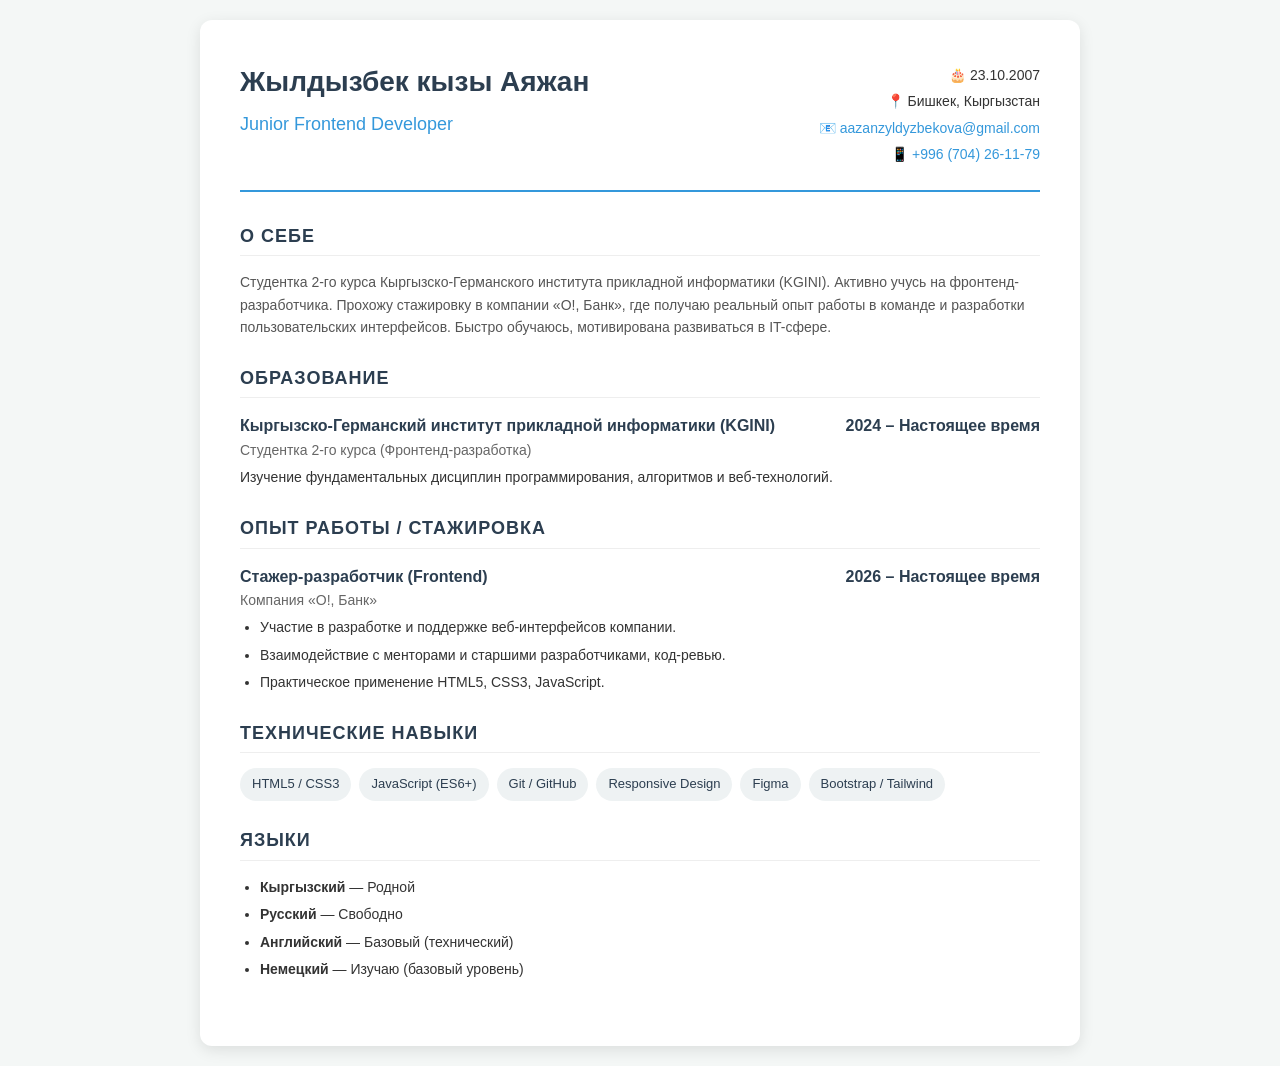
<file: index.html>
<!DOCTYPE html>
<html lang="ru">
<head>
    <meta charset="UTF-8">
    <meta name="viewport" content="width=device-width, initial-scale=1.0">
    <title>Резюме - Жылдызбек кызы Аяжан</title>
    <link rel="stylesheet" href="style.css">
</head>
<body>

    <div class="resume-container">
        <!-- Шапка резюме -->
        <header>
            <div class="header-info">
                <h1>Жылдызбек кызы Аяжан</h1>
                <h2>Junior Frontend Developer</h2>
            </div>
            <div class="contacts">
                <p>🎂 23.10.2007</p>
                <p>📍 Бишкек, Кыргызстан</p>
                <p>📧 <a href="mailto:aazanzyldyzbekova@gmail.com">aazanzyldyzbekova@gmail.com</a></p>
                <p>📱 <a href="tel:+996704261179">+996 (704) 26-11-79</a></p>
            </div>
        </header>

        <!-- О себе -->
        <section>
            <h3>О себе</h3>
            <p class="about-text">
                Студентка 2-го курса Кыргызско-Германского института прикладной информатики (KGINI). Активно учусь на фронтенд-разработчика. Прохожу стажировку в компании «О!, Банк», где получаю реальный опыт работы в команде и разработки пользовательских интерфейсов. Быстро обучаюсь, мотивирована развиваться в IT-сфере.
            </p>
        </section>

        <!-- Образование -->
        <section>
            <h3>Образование</h3>
            <div class="item">
                <div class="item-header">
                    <span>Кыргызско-Германский институт прикладной информатики (KGINI)</span>
                    <span>2024 – Настоящее время</span>
                </div>
                <div class="item-subheader">Студентка 2-го курса (Фронтенд-разработка)</div>
                <p class="item-desc">Изучение фундаментальных дисциплин программирования, алгоритмов и веб-технологий.</p>
            </div>
        </section>

        <!-- Опыт работы / Стажировка -->
        <section>
            <h3>Опыт работы / Стажировка</h3>
            <div class="item">
                <div class="item-header">
                    <span>Стажер-разработчик (Frontend)</span>
                    <span>2026 – Настоящее время</span>
                </div>
                <div class="item-subheader">Компания «О!, Банк»</div>
                <ul>
                    <li>Участие в разработке и поддержке веб-интерфейсов компании.</li>
                    <li>Взаимодействие с менторами и старшими разработчиками, код-ревью.</li>
                    <li>Практическое применение HTML5, CSS3, JavaScript.</li>
                </ul>
            </div>
        </section>

        <!-- Навыки -->
        <section>
            <h3>Технические навыки</h3>
            <ul class="skills-list">
                <li>HTML5 / CSS3</li>
                <li>JavaScript (ES6+)</li>
                <li>Git / GitHub</li>
                <li>Responsive Design</li>
                <li>Figma</li>
                <li>Bootstrap / Tailwind</li>
            </ul>
        </section>

        <!-- Языки -->
        <section>
            <h3>Языки</h3>
            <ul class="languages-list">
                <li><strong>Кыргызский</strong> — Родной</li>
                <li><strong>Русский</strong> — Свободно</li>
                <li><strong>Английский</strong> — Базовый (технический)</li>
                <li><strong>Немецкий</strong> — Изучаю (базовый уровень)</li>
            </ul>
        </section>
    </div>

</body>
</html>
</file>
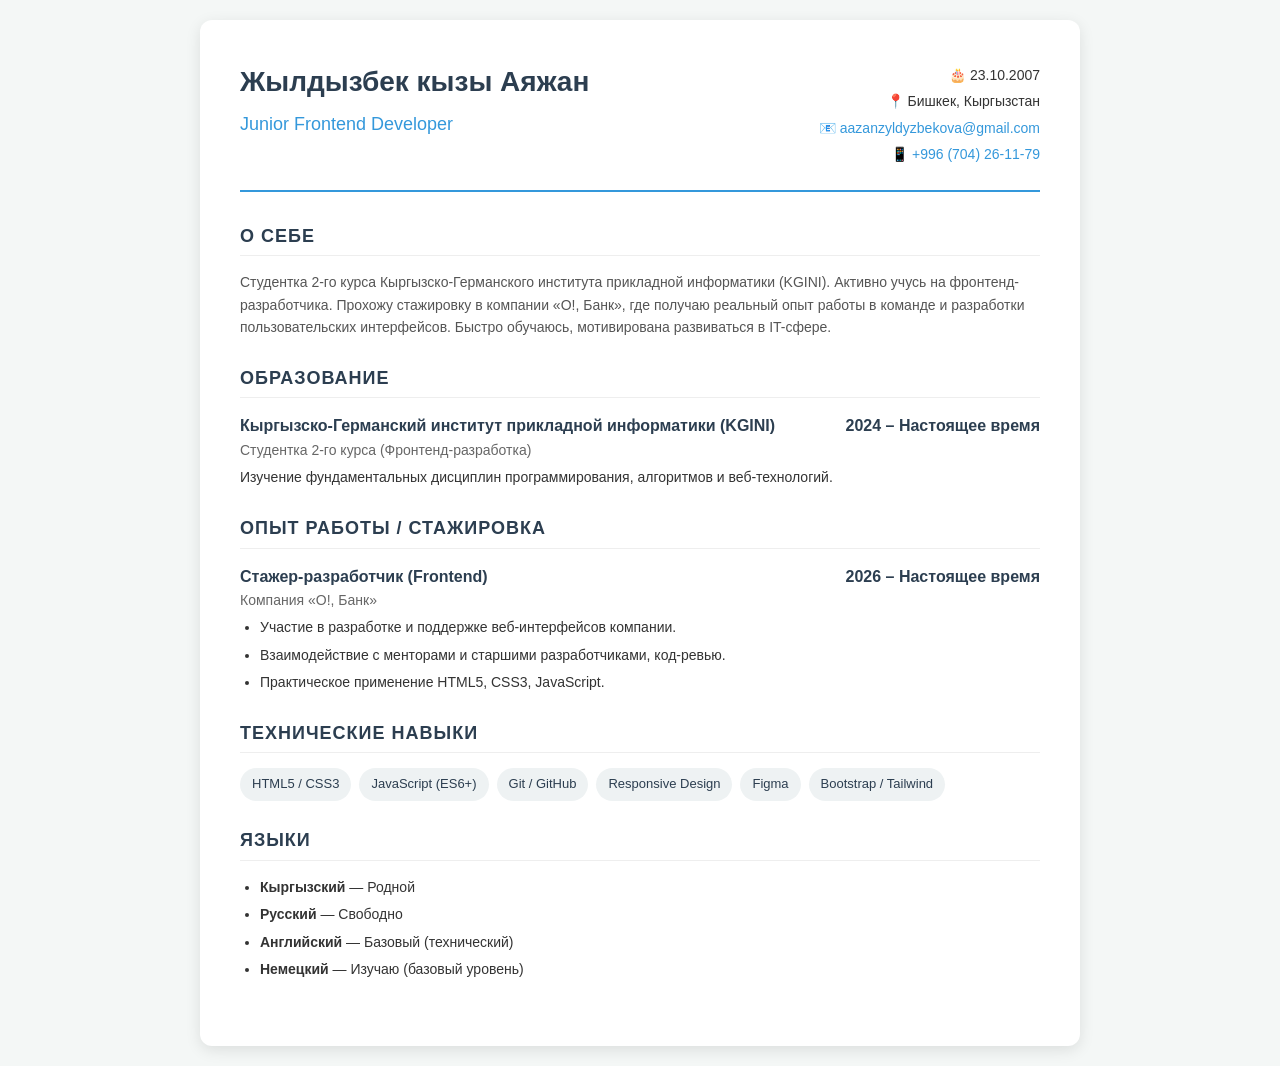
<file: дз 1/index.html>
<!DOCTYPE html>
<html lang="ru">
<head>
    <meta charset="UTF-8">
    <meta name="viewport" content="width=device-width, initial-scale=1.0">
    <title>Резюме - Жылдызбек кызы Аяжан</title>
    <link rel="stylesheet" href="style.css">
</head>
<body>

    <div class="resume-container">
        <!-- Шапка резюме -->
        <header>
            <div class="header-info">
                <h1>Жылдызбек кызы Аяжан</h1>
                <h2>Junior Frontend Developer</h2>
            </div>
            <div class="contacts">
                <p>🎂 23.10.2007</p>
                <p>📍 Бишкек, Кыргызстан</p>
                <p>📧 <a href="mailto:aazanzyldyzbekova@gmail.com">aazanzyldyzbekova@gmail.com</a></p>
                <p>📱 <a href="tel:+996704261179">+996 (704) 26-11-79</a></p>
            </div>
        </header>

        <!-- О себе -->
        <section>
            <h3>О себе</h3>
            <p class="about-text">
                Студентка 2-го курса Кыргызско-Германского института прикладной информатики (KGINI). Активно учусь на фронтенд-разработчика. Прохожу стажировку в компании «О!, Банк», где получаю реальный опыт работы в команде и разработки пользовательских интерфейсов. Быстро обучаюсь, мотивирована развиваться в IT-сфере.
            </p>
        </section>

        <!-- Образование -->
        <section>
            <h3>Образование</h3>
            <div class="item">
                <div class="item-header">
                    <span>Кыргызско-Германский институт прикладной информатики (KGINI)</span>
                    <span>2024 – Настоящее время</span>
                </div>
                <div class="item-subheader">Студентка 2-го курса (Фронтенд-разработка)</div>
                <p class="item-desc">Изучение фундаментальных дисциплин программирования, алгоритмов и веб-технологий.</p>
            </div>
        </section>

        <!-- Опыт работы / Стажировка -->
        <section>
            <h3>Опыт работы / Стажировка</h3>
            <div class="item">
                <div class="item-header">
                    <span>Стажер-разработчик (Frontend)</span>
                    <span>2026 – Настоящее время</span>
                </div>
                <div class="item-subheader">Компания «О!, Банк»</div>
                <ul>
                    <li>Участие в разработке и поддержке веб-интерфейсов компании.</li>
                    <li>Взаимодействие с менторами и старшими разработчиками, код-ревью.</li>
                    <li>Практическое применение HTML5, CSS3, JavaScript.</li>
                </ul>
            </div>
        </section>

        <!-- Навыки -->
        <section>
            <h3>Технические навыки</h3>
            <ul class="skills-list">
                <li>HTML5 / CSS3</li>
                <li>JavaScript (ES6+)</li>
                <li>Git / GitHub</li>
                <li>Responsive Design</li>
                <li>Figma</li>
                <li>Bootstrap / Tailwind</li>
            </ul>
        </section>

        <!-- Языки -->
        <section>
            <h3>Языки</h3>
            <ul class="languages-list">
                <li><strong>Кыргызский</strong> — Родной</li>
                <li><strong>Русский</strong> — Свободно</li>
                <li><strong>Английский</strong> — Базовый (технический)</li>
                <li><strong>Немецкий</strong> — Изучаю (базовый уровень)</li>
            </ul>
        </section>
    </div>

</body>
</html>
</file>
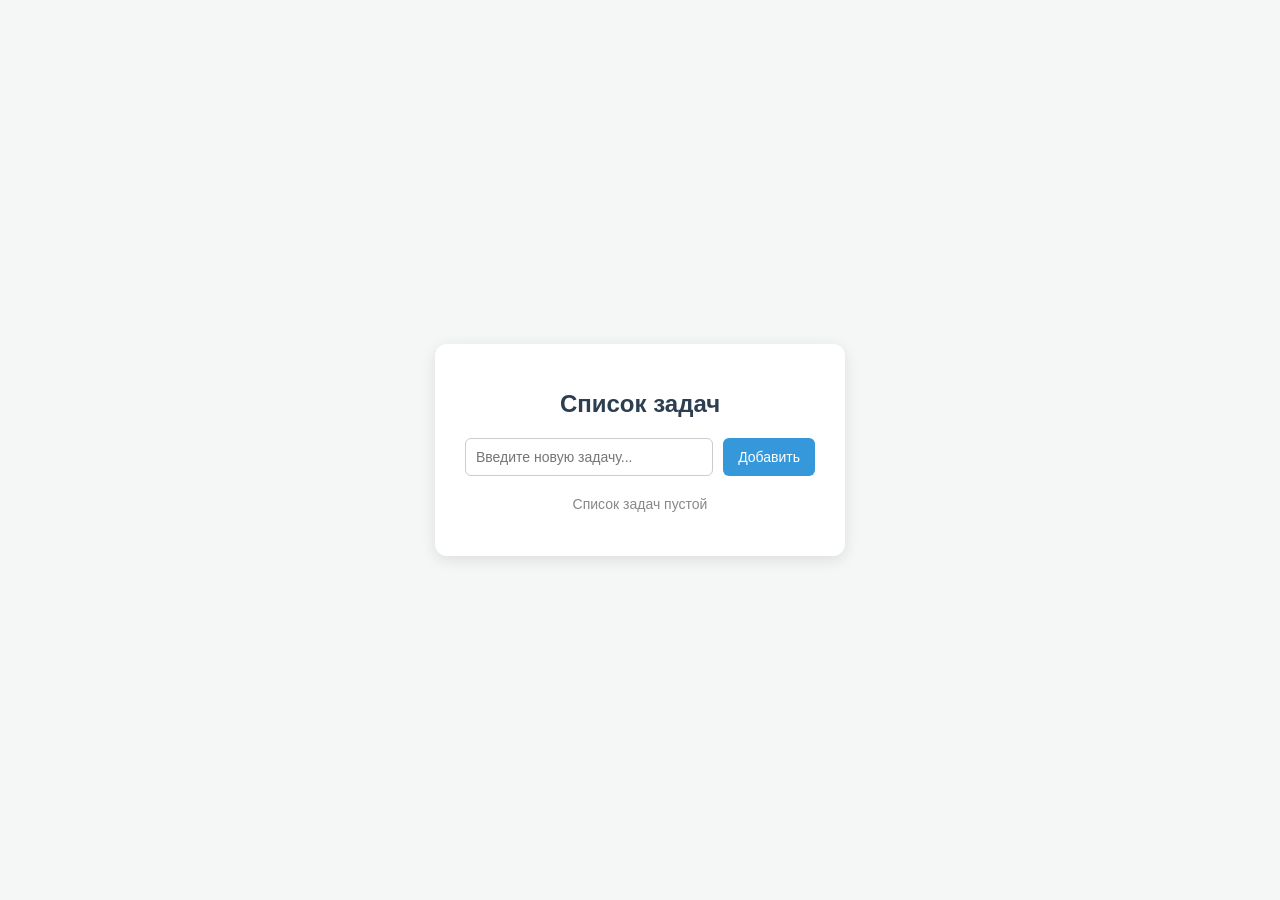
<file: дз 2/index.html>
<!DOCTYPE html>
<html lang="ru">
<head>
    <meta charset="UTF-8">
    <meta name="viewport" content="width=device-width, initial-scale=1.0">
    <title>Todo List</title>
    <link rel="stylesheet" href="style.css">
</head>
<body>

    <div class="container">
        <h1>Список задач</h1>
        
        <!-- Блок добавления задачи -->
        <div class="input-container">
            <input type="text" id="taskInput" placeholder="Введите новую задачу...">
            <button id="addTaskBtn">Добавить</button>
        </div>

        <!-- Список задач -->
        <ul id="taskList"></ul>

        <!-- Сообщение, если список пуст -->
        <p id="emptyMessage" class="empty-message">Список задач пустой</p>
    </div>

    <script src="script.js"></script>
</body>
</html>
</file>
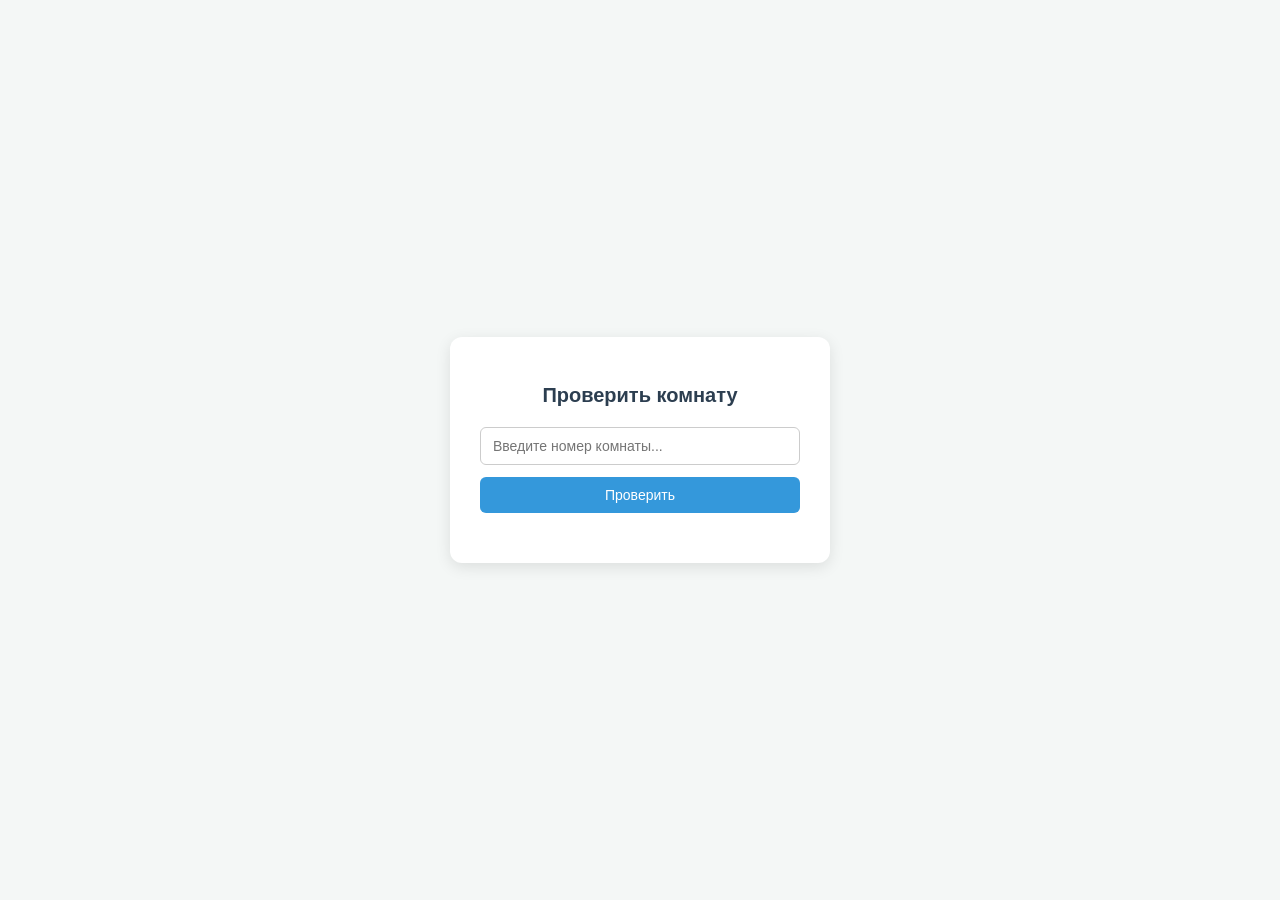
<file: дз 3/index.html>
<!DOCTYPE html>
<html lang="ru">
<head>
    <meta charset="UTF-8">
    <meta name="viewport" content="width=device-width, initial-scale=1.0">
    <title>Проверка доступности комнаты</title>
    <link rel="stylesheet" href="style.css">
</head>
<body>

    <div class="card">
        <h2>Проверить комнату</h2>
        <div class="input-group">
            <input type="text" id="roomInput" placeholder="Введите номер комнаты...">
            <button id="checkBtn">Проверить</button>
        </div>
        <!-- Контейнер для вывода результата -->
        <div id="result" class="result-message"></div>
    </div>

    <script src="script.js"></script>
</body>
</html>
</file>
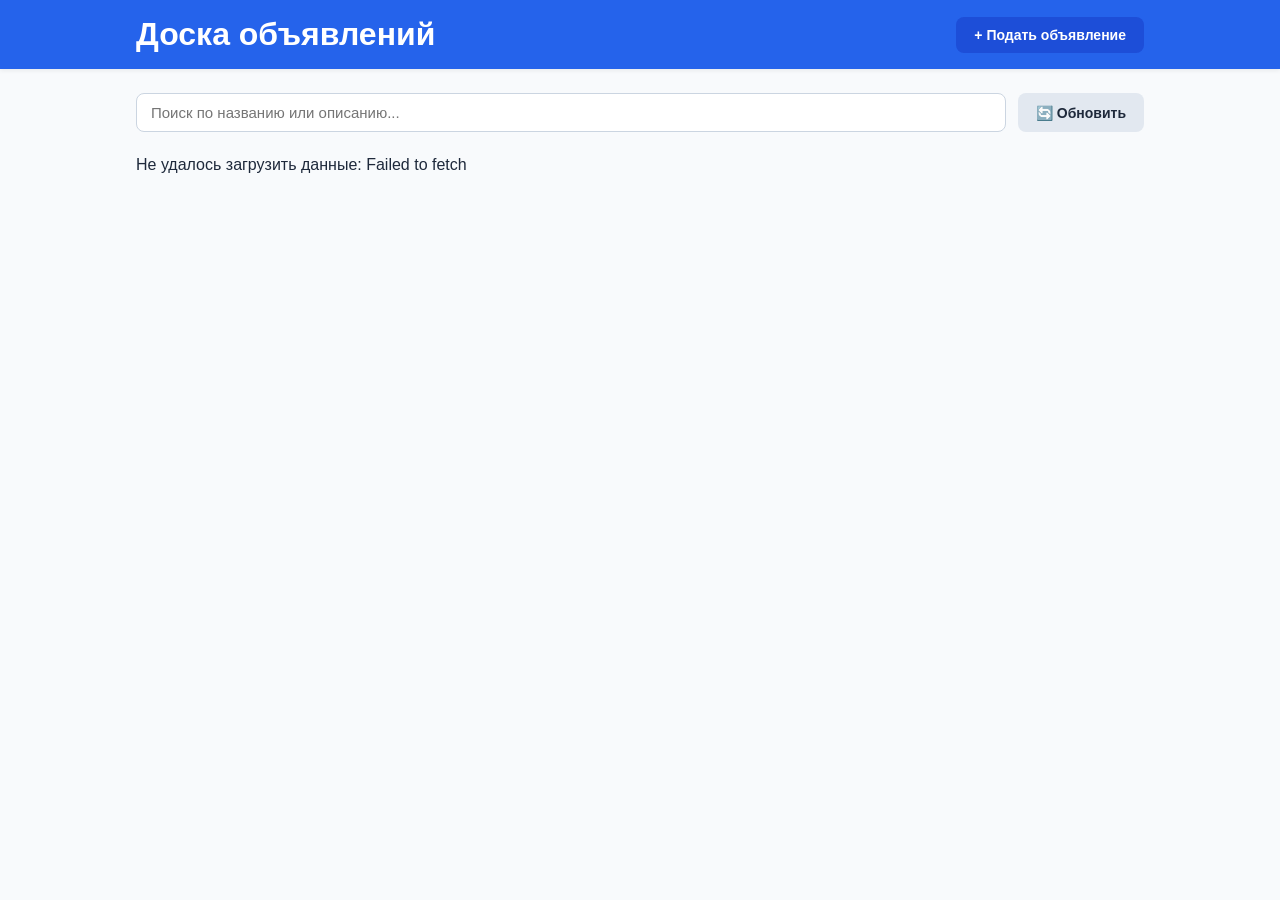
<file: дз 4/index.html>
<!DOCTYPE html>
<html lang="ru">
<head>
  <meta charset="UTF-8">
  <meta name="viewport" content="width=device-width, initial-scale=1.0">
  <title>Доска объявлений</title>
  <link rel="stylesheet" href="style.css">
</head>
<body>

  <header class="header">
    <div class="container header-content">
      <h1>Доска объявлений</h1>
      <a href="create.html" class="btn btn-nav">+ Подать объявление</a>
    </div>
  </header>

  <main class="container">
    <section class="ads-section">
      <div class="controls-bar">
        <input type="text" id="search-input" placeholder="Поиск по названию или описанию...">
        <button id="refresh-btn" class="btn btn-secondary">🔄 Обновить</button>
      </div>

      <div id="status-container"></div>
      <div id="ads-list" class="ads-grid"></div>
    </section>
  </main>

  <script src="index.js"></script>
</body>
</html>
</file>
<file: style.css>
:root {
    --primary-color: #2c3e50;
    --accent-color: #3498db;
    --bg-color: #f4f7f6;
    --text-color: #333;
}

body {
    font-family: 'Segoe UI', Tahoma, Geneva, Verdana, sans-serif;
    background-color: var(--bg-color);
    color: var(--text-color);
    line-height: 1.6;
    margin: 0;
    padding: 20px;
    text-decoration: none; /* Убедимся, что ничего не перечеркнуто */
}

.resume-container {
    max-width: 800px;
    background: #ffffff;
    margin: 0 auto;
    padding: 40px;
    border-radius: 12px;
    box-shadow: 0 4px 15px rgba(0, 0, 0, 0.1);
}

header {
    border-bottom: 2px solid var(--accent-color);
    padding-bottom: 20px;
    margin-bottom: 30px;
    display: flex;
    justify-content: space-between;
    align-items: flex-start;
    flex-wrap: wrap;
}

.header-info h1 {
    margin: 0 0 5px 0;
    color: var(--primary-color);
    font-size: 28px;
    text-decoration: none;
}

.header-info h2 {
    margin: 0;
    color: var(--accent-color);
    font-size: 18px;
    font-weight: 500;
}

.contacts {
    font-size: 14px;
    text-align: right;
}

.contacts p {
    margin: 4px 0;
}

.contacts a {
    color: var(--accent-color);
    text-decoration: none;
}

.contacts a:hover {
    text-decoration: underline;
}

section {
    margin-bottom: 25px;
}

h3 {
    color: var(--primary-color);
    border-bottom: 1px solid #eee;
    padding-bottom: 5px;
    margin-bottom: 15px;
    font-size: 18px;
    text-transform: uppercase;
    letter-spacing: 1px;
    text-decoration: none; /* Никакого перечеркивания заголовков */
}

.about-text {
    font-size: 14px; 
    color: #555;
}

.item {
    margin-bottom: 15px;
}

.item-header {
    display: flex;
    justify-content: space-between;
    font-weight: bold;
    color: var(--primary-color);
    text-decoration: none;
}

.item-subheader {
    color: #666;
    font-size: 14px;
    margin-bottom: 5px;
}

.item-desc {
    font-size: 14px; 
    margin: 5px 0;
}

ul {
    margin: 5px 0 15px 20px;
    padding: 0;
}

li {
    margin-bottom: 5px;
    font-size: 14px;
    text-decoration: none; /* Убираем лишнее подчеркивание или зачеркивание */
}

.skills-list {
    display: flex;
    flex-wrap: wrap;
    gap: 8px;
    list-style: none;
    margin: 0;
    padding: 0;
}

.skills-list li {
    background-color: #eef2f3;
    color: var(--primary-color);
    padding: 6px 12px;
    border-radius: 20px;
    font-size: 13px;
    font-weight: 500;
    margin: 0;
    text-decoration: none;
}

.languages-list {
    font-size: 14px;
}

@media (max-width: 600px) {
    header {
        flex-direction: column;
    }
    .contacts {
        text-align: left;
        margin-top: 15px;
    }
}
</file>
<file: дз 1/style.css>
:root {
    --primary-color: #2c3e50;
    --accent-color: #3498db;
    --bg-color: #f4f7f6;
    --text-color: #333;
}

body {
    font-family: 'Segoe UI', Tahoma, Geneva, Verdana, sans-serif;
    background-color: var(--bg-color);
    color: var(--text-color);
    line-height: 1.6;
    margin: 0;
    padding: 20px;
    text-decoration: none; /* Убедимся, что ничего не перечеркнуто */
}

.resume-container {
    max-width: 800px;
    background: #ffffff;
    margin: 0 auto;
    padding: 40px;
    border-radius: 12px;
    box-shadow: 0 4px 15px rgba(0, 0, 0, 0.1);
}

header {
    border-bottom: 2px solid var(--accent-color);
    padding-bottom: 20px;
    margin-bottom: 30px;
    display: flex;
    justify-content: space-between;
    align-items: flex-start;
    flex-wrap: wrap;
}

.header-info h1 {
    margin: 0 0 5px 0;
    color: var(--primary-color);
    font-size: 28px;
    text-decoration: none;
}

.header-info h2 {
    margin: 0;
    color: var(--accent-color);
    font-size: 18px;
    font-weight: 500;
}

.contacts {
    font-size: 14px;
    text-align: right;
}

.contacts p {
    margin: 4px 0;
}

.contacts a {
    color: var(--accent-color);
    text-decoration: none;
}

.contacts a:hover {
    text-decoration: underline;
}

section {
    margin-bottom: 25px;
}

h3 {
    color: var(--primary-color);
    border-bottom: 1px solid #eee;
    padding-bottom: 5px;
    margin-bottom: 15px;
    font-size: 18px;
    text-transform: uppercase;
    letter-spacing: 1px;
    text-decoration: none; /* Никакого перечеркивания заголовков */
}

.about-text {
    font-size: 14px; 
    color: #555;
}

.item {
    margin-bottom: 15px;
}

.item-header {
    display: flex;
    justify-content: space-between;
    font-weight: bold;
    color: var(--primary-color);
    text-decoration: none;
}

.item-subheader {
    color: #666;
    font-size: 14px;
    margin-bottom: 5px;
}

.item-desc {
    font-size: 14px; 
    margin: 5px 0;
}

ul {
    margin: 5px 0 15px 20px;
    padding: 0;
}

li {
    margin-bottom: 5px;
    font-size: 14px;
    text-decoration: none; /* Убираем лишнее подчеркивание или зачеркивание */
}

.skills-list {
    display: flex;
    flex-wrap: wrap;
    gap: 8px;
    list-style: none;
    margin: 0;
    padding: 0;
}

.skills-list li {
    background-color: #eef2f3;
    color: var(--primary-color);
    padding: 6px 12px;
    border-radius: 20px;
    font-size: 13px;
    font-weight: 500;
    margin: 0;
    text-decoration: none;
}

.languages-list {
    font-size: 14px;
}

@media (max-width: 600px) {
    header {
        flex-direction: column;
    }
    .contacts {
        text-align: left;
        margin-top: 15px;
    }
}
</file>
<file: дз 2/style.css>
body {
    font-family: 'Segoe UI', Tahoma, Geneva, Verdana, sans-serif;
    background-color: #f4f7f6;
    display: flex;
    justify-content: center;
    align-items: center;
    height: 100vh;
    margin: 0;
}

.container {
    background: #fff;
    padding: 30px;
    border-radius: 12px;
    box-shadow: 0 4px 15px rgba(0, 0, 0, 0.1);
    width: 350px;
}

h1 {
    text-align: center;
    color: #2c3e50;
    font-size: 24px;
    margin-bottom: 20px;
}

.input-container {
    display: flex;
    gap: 10px;
    margin-bottom: 20px;
}

input {
    flex: 1;
    padding: 10px;
    border: 1px solid #ccc;
    border-radius: 6px;
    outline: none;
    font-size: 14px;
}

input:focus {
    border-color: #3498db;
}

button {
    padding: 10px 15px;
    background-color: #3498db;
    color: white;
    border: none;
    border-radius: 6px;
    cursor: pointer;
    font-size: 14px;
    font-weight: 500;
}

button:hover {
    background-color: #2980b9;
}

ul {
    list-style: none;
    padding: 0;
    margin: 0;
}

li {
    display: flex;
    justify-content: space-between;
    align-items: center;
    padding: 10px;
    background: #f9f9f9;
    border: 1px solid #eee;
    border-radius: 6px;
    margin-bottom: 8px;
}

/* Стили для выполненной (зачеркнутой) задачи */
li.completed .task-text {
    text-decoration: line-through;
    color: #888;
}

.task-text {
    cursor: pointer;
    flex: 1;
    word-break: break-all;
    font-size: 14px;
}

.delete-btn {
    background: #e74c3c;
    color: white;
    border: none;
    padding: 5px 10px;
    border-radius: 4px;
    cursor: pointer;
    font-size: 12px;
}

.delete-btn:hover {
    background: #c0392b;
}

.empty-message {
    text-align: center;
    color: #888;
    margin-top: 20px;
    font-size: 14px;
}

.hidden {
    display: none;
}
</file>
<file: дз 3/style.css>
body {
    font-family: 'Segoe UI', Tahoma, Geneva, Verdana, sans-serif;
    background-color: #f4f7f6;
    display: flex;
    justify-content: center;
    align-items: center;
    height: 100vh;
    margin: 0;
}

.card {
    background: #ffffff;
    padding: 30px;
    border-radius: 12px;
    box-shadow: 0 4px 15px rgba(0, 0, 0, 0.1);
    width: 320px;
    text-align: center;
}

h2 {
    color: #2c3e50;
    margin-bottom: 20px;
    font-size: 20px;
}

.input-group {
    display: flex;
    flex-direction: column;
    gap: 12px;
}

input {
    padding: 10px 12px;
    border: 1px solid #ccc;
    border-radius: 6px;
    font-size: 14px;
    outline: none;
}

input:focus {
    border-color: #3498db;
}

button {
    padding: 10px;
    background-color: #3498db;
    color: white;
    border: none;
    border-radius: 6px;
    font-size: 14px;
    font-weight: 500;
    cursor: pointer;
    transition: background 0.2s;
}

button:hover {
    background-color: #2980b9;
}

.result-message {
    margin-top: 20px;
    font-size: 15px;
    font-weight: 500;
}
</file>
<file: дз 4/style.css>
* {
  box-sizing: border-box;
  margin: 0;
  padding: 0;
  font-family: -apple-system, BlinkMacSystemFont, "Segoe UI", Roboto, sans-serif;
}

body {
  background-color: #f8fafc;
  color: #1e293b;
  padding-bottom: 50px;
}

.container {
  max-width: 1040px;
  margin: 0 auto;
  padding: 0 16px;
}

.header {
  background: #2563eb;
  color: #fff;
  padding: 16px 0;
  margin-bottom: 24px;
  box-shadow: 0 2px 4px rgba(0,0,0,0.06);
}

.header-content {
  display: flex;
  justify-content: space-between;
  align-items: center;
}

.form-page-container {
  max-width: 580px;
  margin: 0 auto;
  background: #ffffff;
  padding: 28px;
  border-radius: 12px;
  box-shadow: 0 4px 6px -1px rgba(0,0,0,0.08);
}

.form-group {
  margin-bottom: 18px;
  display: flex;
  flex-direction: column;
}

.form-group label {
  font-size: 14px;
  font-weight: 600;
  margin-bottom: 6px;
  color: #334155;
}

.form-group input, 
.form-group textarea {
  padding: 11px 13px;
  border: 1px solid #cbd5e1;
  border-radius: 8px;
  font-size: 15px;
  transition: border-color 0.2s;
}

.form-group input:focus, 
.form-group textarea:focus {
  outline: none;
  border-color: #2563eb;
}

/* Предпросмотр изображения */
.image-preview-wrapper {
  margin-top: 10px;
  position: relative;
  display: inline-block;
}

.image-preview-wrapper img {
  max-width: 100%;
  max-height: 220px;
  border-radius: 8px;
  object-fit: cover;
  border: 1px solid #e2e8f0;
}

.btn-remove {
  display: block;
  margin-top: 6px;
  background: #ef4444;
  color: white;
  border: none;
  padding: 6px 12px;
  border-radius: 6px;
  font-size: 12px;
  cursor: pointer;
}

.hidden {
  display: none !important;
}

/* Кнопки */
.btn {
  display: inline-flex;
  align-items: center;
  justify-content: center;
  background: #2563eb;
  color: white;
  border: none;
  padding: 10px 18px;
  border-radius: 8px;
  cursor: pointer;
  font-weight: 600;
  text-decoration: none;
  font-size: 14px;
  transition: opacity 0.2s;
}

.btn:hover { opacity: 0.92; }
.btn:disabled { opacity: 0.5; cursor: not-allowed; }
.btn-nav { background: #1d4ed8; }
.btn-secondary { background: #e2e8f0; color: #1e293b; }
.btn-primary { background: #2563eb; }
.full-width { width: 100%; }

/* Уведомления */
.status-msg {
  margin-top: 14px;
  padding: 10px 14px;
  border-radius: 6px;
  font-size: 14px;
  display: none;
}

.status-info { display: block; background: #dbeafe; color: #1e40af; }
.status-success { display: block; background: #dcfce7; color: #166534; }
.status-error { display: block; background: #fee2e2; color: #991b1b; }

/* Панель поиска */
.controls-bar {
  display: flex;
  gap: 12px;
  margin-bottom: 24px;
}

.controls-bar input {
  flex: 1;
  padding: 10px 14px;
  border: 1px solid #cbd5e1;
  border-radius: 8px;
  font-size: 15px;
}

/* Карточки объявлений */
.ads-grid {
  display: grid;
  grid-template-columns: repeat(auto-fill, minmax(280px, 1fr));
  gap: 20px;
}

.ad-card {
  background: #fff;
  border-radius: 12px;
  overflow: hidden;
  box-shadow: 0 2px 4px rgba(0,0,0,0.04);
  border: 1px solid #f1f5f9;
  display: flex;
  flex-direction: column;
}

.ad-card-media img {
  width: 100%;
  height: 190px;
  object-fit: cover;
  background: #f1f5f9;
}

.ad-card-body {
  padding: 16px;
  flex: 1;
  display: flex;
  flex-direction: column;
}

.ad-price {
  font-size: 20px;
  font-weight: 700;
  color: #16a34a;
  margin-bottom: 6px;
}

.ad-title {
  font-size: 16px;
  font-weight: 600;
  margin-bottom: 8px;
  color: #0f172a;
}

.ad-desc {
  font-size: 14px;
  color: #64748b;
  line-height: 1.4;
  margin-bottom: 12px;
  flex: 1;
}

.ad-footer {
  border-top: 1px solid #f1f5f9;
  padding-top: 10px;
}

.ad-id {
  font-size: 12px;
  color: #94a3b8;
}

.info-text, .empty-text {
  color: #64748b;
  font-size: 15px;
}
</file>
